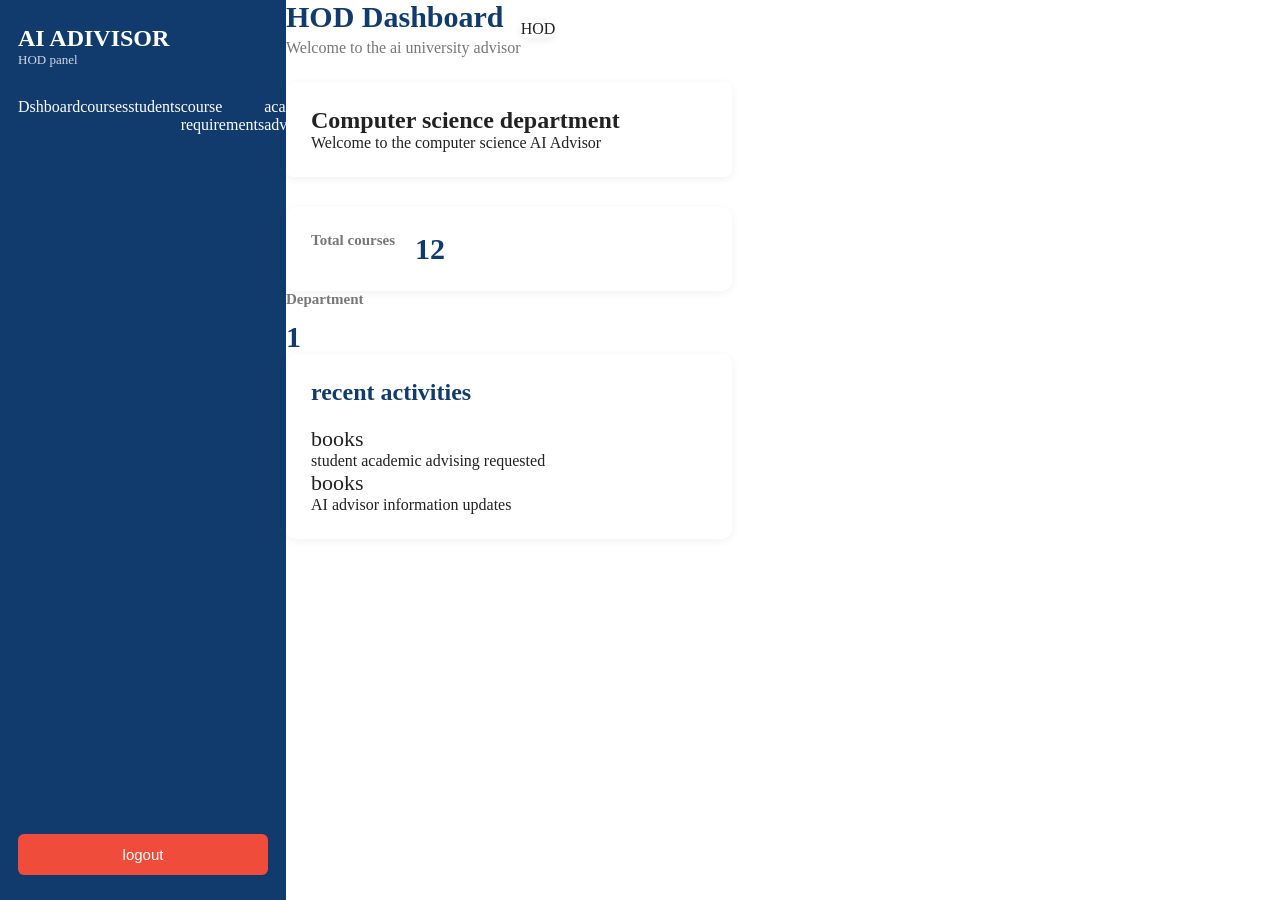
<file: index.html>
<!DOCTYPE html>
<html lang="en">
    <head>
        <meta charset="UTF-8">
        <meta name="viewport" content="width=device-width, intial-scale=1.0">
        <title> AI POWERED ADVISOR - HOD</title>
        <link rel="stylesheet" href="style.css">
        </head>
        <body>
            <div class="dashboard">
                <!-- Sidebar -->
                 <aside class="sidebar">
                    <h2>AI ADIVISOR</h2>
                    <p class="role">HOD panel</p>
                    <nav>
                        <a href="#" class="active">Dshboard</a>
                       <a href="#">courses</a>
                       <a href="#" >students</a>
                        <a href="#" >course requirements</a>
                      <a href="#">academic advisor</a>
                      <a href="#">reports</a> 
                       <a href="#">profile</a> 
                       </nav>
                       <button class="logout">logout</button>
                       </aside>
                       <!-- main content  -->
                        <main class="main content">

                            <header>
                                <div>
                                    <h1>HOD Dashboard</h1>
                                    <p>Welcome to the ai university advisor</p>
                                    </div>
                                    <div class="user">
                                        HOD
                                    </div>
                                </header>
                                <!-- Derpetment information -->
                                 <section class="welcome">
                                    <h2>Computer science department</h2>
                                    <p>Welcome to the computer science AI Advisor</p>

                                 </section>
                                 <!--statistics -->
                                 <section class="card">
                                    <div class="cards">
                                        <h3>Total courses</h3>
                                        <p>12</p>
                                        </div>
                                        <div class="card">
                                            <h3>Department</h3>
                                            <p>1</p>

                                        </div>
                                        </section>
                                        <!--recent activities -->
                                        <section class="activities">
                                            <h2>recent activities</h2>
                                            <div class="activity">
                                                <span> books</span>
                                                <p>student academic advising requested</p>

                                            </div>
                                            <div class="activity">
                                                <span>books</span>
                                                <p>AI advisor information updates</p>
                                            </div>
                                        </section>
                                        </main>

                                    </div>
        </body>
        </html>
</file>
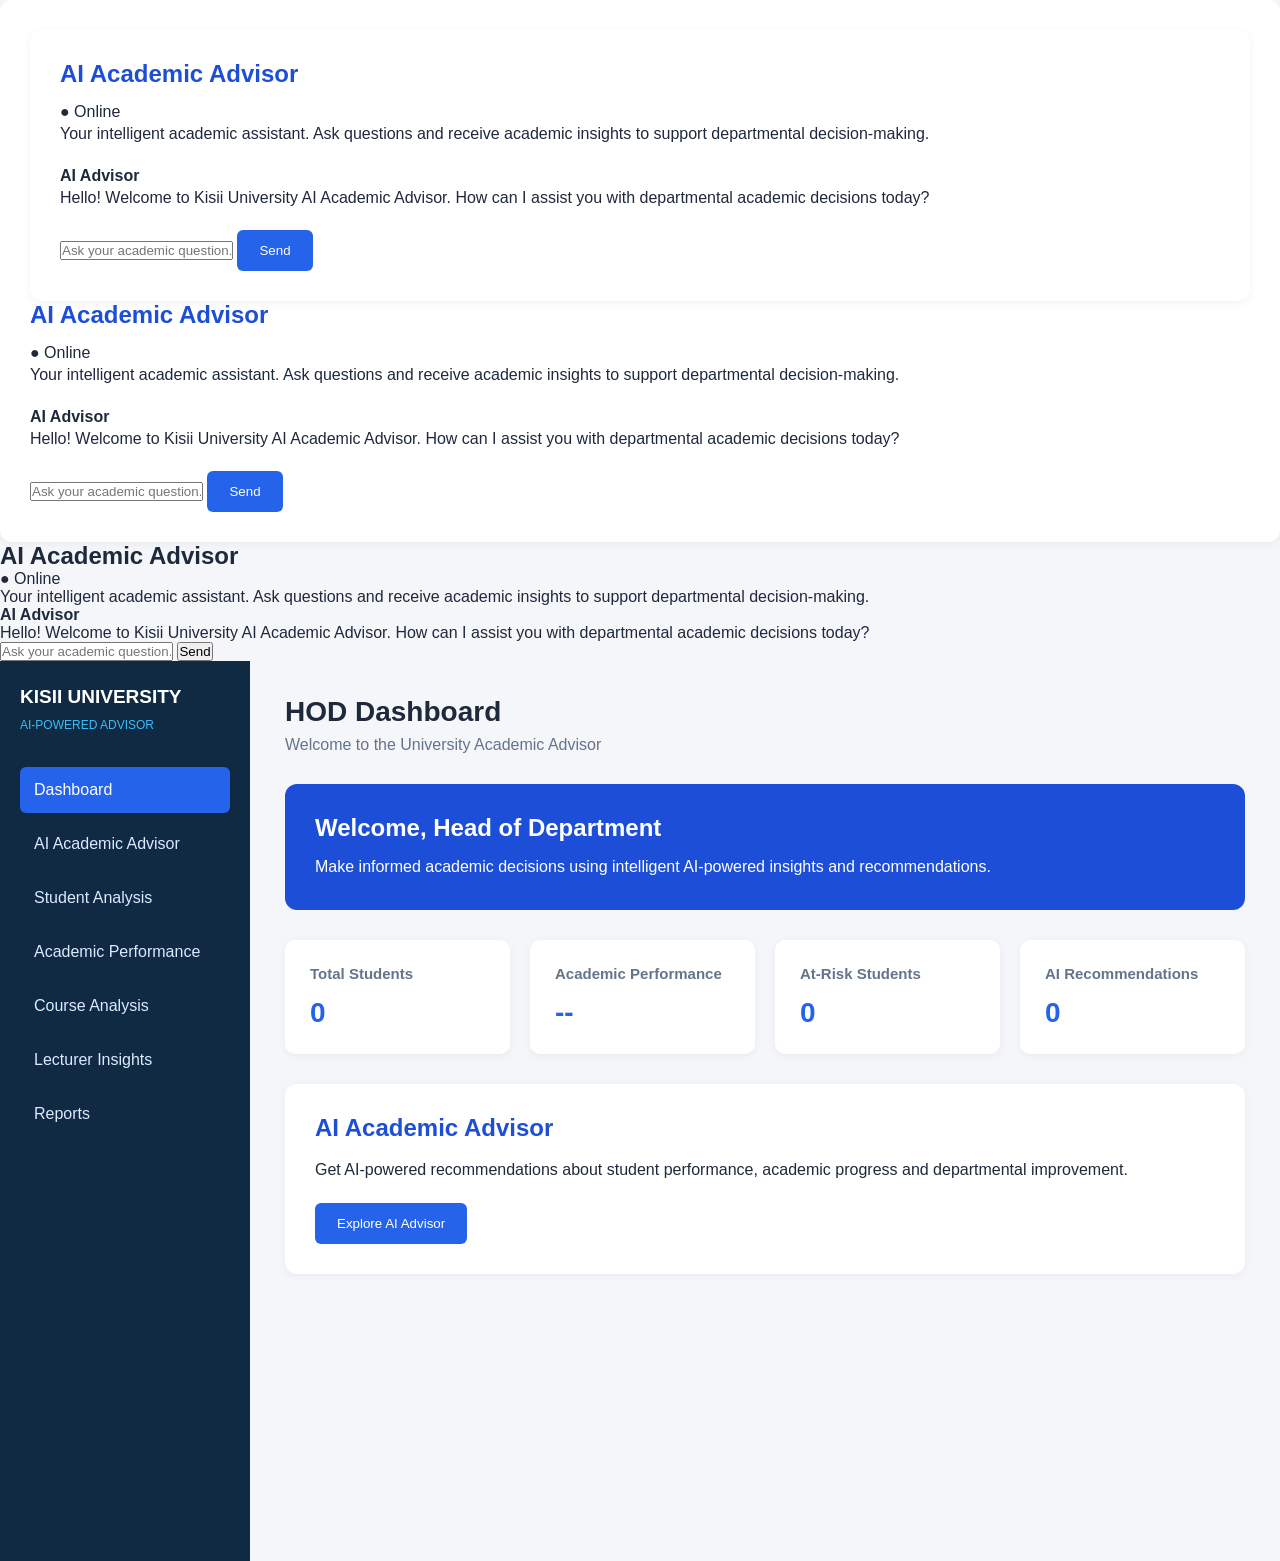
<file: indexx.html>
<!-- AI Academic Advisor -->

<!-- AI Academic Advisor -->
<section class="ai-advisor">

<!-- AI Academic Advisor -->
<section class="ai-advisor">

    <div class="advisor-header">
        <h2>AI Academic Advisor</h2>
        <span class="status">● Online</span>
    </div>

    <p>
        Your intelligent academic assistant.
        Ask questions and receive academic insights
        to support departmental decision-making.
    </p>

    <div class="chat-container">

        <div class="chat-message bot">
            <strong>AI Advisor</strong>
            <p>
                Hello! Welcome to Kisii University AI Academic Advisor.
                How can I assist you with departmental academic decisions today?
            </p>
        </div>

        <div id="chat-messages"></div>

        <div class="chat-input">
            <input
                type="text"
                id="user-question"
                placeholder="Ask your academic question..."
            >

            <button id="send-button">Send</button>
        </div>

    </div>

</section>

    <div class="advisor-header">
        <h2>AI Academic Advisor</h2>
        <span class="status">● Online</span>
    </div>

    <p>
        Your intelligent academic assistant.
        Ask questions and receive academic insights
        to support departmental decision-making.
    </p>

    <div class="chat-container">

        <div class="chat-message bot">
            <strong>AI Advisor</strong>
            <p>
                Hello! Welcome to Kisii University AI Academic Advisor.
                How can I assist you with departmental academic decisions today?
            </p>
        </div>

        <div id="chat-messages"></div>

        <div class="chat-input">
            <input
                type="text"
                id="user-question"
                placeholder="Ask your academic question..."
            >

            <button id="send-button">Send</button>
        </div>

    </div>

</section>


    <div class="advisor-header">
        <h2>AI Academic Advisor</h2>
        <span class="status">● Online</span>
    </div>

    <p>
        Your intelligent academic assistant.
        Ask questions and receive academic insights
        to support departmental decision-making.
    </p>

    <div class="chat-container">

        <div class="chat-message bot">
            <strong>AI Advisor</strong>
            <p>
                Hello! Welcome to Kisii University AI Academic Advisor.
                How can I assist you with departmental academic decisions today?
            </p>
        </div>

        <div id="chat-messages"></div>

        <div class="chat-input">
            <input
                type="text"
                id="user-question"
                placeholder="Ask your academic question..."
            >

            <button id="send-button">Send</button>
        </div>

    </div>

</section>

<!DOCTYPE html>
<html lang="en">

<head>
    <meta charset="UTF-8">
    <meta name="viewport" content="width=device-width, initial-scale=1.0">

    <title>Kisii University | HOD AI Advisor</title>

    <link rel="stylesheet" href="stylee.css">
</head>

<body>

    <!-- Main HOD Dashboard -->
    <div class="dashboard">

        <!-- Sidebar Navigation -->
        <aside class="sidebar">

            <h2>KISII UNIVERSITY</h2>
            <p>AI-POWERED ADVISOR</p>

            <nav>
                <a href="#" class="active">Dashboard</a>
                <a href="#">AI Academic Advisor</a>
                <a href="#">Student Analysis</a>
                <a href="#">Academic Performance</a>
                <a href="#">Course Analysis</a>
                <a href="#">Lecturer Insights</a>
                <a href="#">Reports</a>
            </nav>

        </aside>

        <!-- Main Dashboard Content -->
        <main class="main-content">

            <header>
                <h1>HOD Dashboard</h1>
                <p>Welcome to the University Academic Advisor</p>
            </header>

            <!-- Welcome Section -->
            <section class="welcome">
                <h2>Welcome, Head of Department</h2>

                <p>
                    Make informed academic decisions using
                    intelligent AI-powered insights and recommendations.
                </p>
            </section>

            <!-- Dashboard Statistics -->
            <section class="statistics">

                <div class="stat-card">
                    <h3>Total Students</h3>
                    <p>0</p>
                </div>

                <div class="stat-card">
                    <h3>Academic Performance</h3>
                    <p>--</p>
                </div>

                <div class="stat-card">
                    <h3>At-Risk Students</h3>
                    <p>0</p>
                </div>

                <div class="stat-card">
                    <h3>AI Recommendations</h3>
                    <p>0</p>
                </div>

            </section>

            <!-- AI Advisor Section -->
            <section class="ai-advisor">

                <h2>AI Academic Advisor</h2>

                <p>
                    Get AI-powered recommendations about student
                    performance, academic progress and departmental
                    improvement.
                </p>

                <button>Explore AI Advisor</button>

            </section>

        </main>

    </div>

    <script src="scriptt.js"></script>

</body>
</html>
</file>
<file: style.css>
*{
    margin:0;
    padding:0;
    box-sizing:borber-box;

}
body {
    font family: Arial, sans-serif;
    background-color; #f4f6f9;
    color: #222;
}
/* main dashbord */
.dashboard {
    display:flex;
    min-height:100vh;
}
/* sidebar */
.sidebar {
    width:250px;
    background:#123b6d;
    color:white;
    padding: 25px 18px;
    display:flex;
    flex-direction: column;
}
sidebar h2 {
    font-size:25px;
    margin-bottom:5px;
}
 .role {
    font-size:13px;
    margin-bottom: 30px;
    opacity: 0.8;
}
.sidebar nav  {
    display: flex;
    flex direction: column;
    gaps: 8px;
}
.sidebar nav a {
    text-decoration: none;
    color: white;
    padding: 13px
    border-radius: 6px;
    transition: 0.3s;
}
.sidebar nav a:hover,
.sidebar nav a .active {
    background: #1f5b9e;
}
.logout {
    margin-top: auto;
    padding: 12px;
    border: none;
    border-radius: 6px;
    color: white;
    background: #ef4c3c;
    color: white;
    font-size: 15px;
}
/*main  content */
.main- content {
    flex: 1;
    padding: 30px;
}
/* header */
header {
    display: flex;
    justify-content: space between;
    align-items: center;
    margin-bottom: 25px;
}
header h1 {
    font-size: 30px;
    color: #123b6d;
}
header p {
    margin-top: 5px;
    color: #777;
}
.user {
    background: white;
    paddding: 12px 18px;
    border-radius: 8px;
    box-shadow:0 2px 8px rgba(0,0,0,0.08);
}
/* welcome section */
.welcome {
    background: white;
    padding: 25px;
    border-radius: 8px;
    box-shadow: 0 2px 8px rgba(0,0,0,0.06);
}
welcome h2 {
    color: #123b2d;
    margin-bottom: 8px;
}
/* cards */
.cards {
    display: grid;
    grid-template-columns: repeat(4,1fr);
    gap: 20px;
    margin-top: 30px;
}
.cards {
    background: white;
    padding:25px;
    border-radius: 10px;
    box-shadow: 0 2px 8px rgba(0,0,0,0.06)
}
.card h3 {
    color: #777;
    font-size: 15px;
    margin-bottom: 12px;
}
.card p {
    font-size: 30px;
    font-weight: bold;
    color:#123b6d;
}
/* Activities */
.activities {
    background: white;
    padding: 25px;
    border-radius: 10px;
    box-shadow: 0 2px 8px rgba(0,0,0,0.06);
}
.activities h2 {
    margin-bottom: 20px;
    color: #123b6d;
}
.activity span {
    font-size: 22px;
}
/* mobile */
@media (max-width: 900px) {
    .sidebar {
        width: 200px;
    }
    .cards {
        grid-template-columns: repeat(2, 1fr);
    }
}
@media (max-width: 600px) {
    .dashboard {
        flex-direction: column;
    }
    .sidebar {
        width: 100%;
    }
    .main-content {
        padding: 15px;
    }
    .cards {
        grid-template-column: 1fr;
    }
    header {
        flex-direction: column;
        align-items: flex-start;
        gap: 15px;
    }
}
    )



}]





}
</file>
<file: stylee.css>
/* General page styling */
* {
    margin: 0;
    padding: 0;
    box-sizing: border-box;
}

body {
    font-family: Arial, sans-serif;
    background-color: #f4f6fa;
    color: #1e293b;
}

/* Dashboard layout */
.dashboard {
    display: flex;
    min-height: 100vh;
}

/* Sidebar */
.sidebar {
    width: 250px;
    background-color: #102a43;
    color: white;
    padding: 25px 20px;
}

.sidebar h2 {
    font-size: 19px;
    margin-bottom: 10px;
}

.sidebar p {
    color: #38bdf8;
    font-size: 12px;
    margin-bottom: 35px;
}

.sidebar nav a {
    display: block;
    color: #dbeafe;
    text-decoration: none;
    padding: 14px;
    margin-bottom: 8px;
    border-radius: 6px;
}

.sidebar nav a:hover,
.sidebar nav a.active {
    background-color: #2563eb;
    color: white;
}

/* Main content */
.main-content {
    flex: 1;
    padding: 35px;
}

header {
    margin-bottom: 30px;
}

header h1 {
    font-size: 28px;
    margin-bottom: 8px;
}

header p {
    color: #64748b;
}

/* Welcome section */
.welcome {
    background-color: #1d4ed8;
    color: white;
    padding: 30px;
    border-radius: 12px;
    margin-bottom: 30px;
}

.welcome h2 {
    margin-bottom: 12px;
}

.welcome p {
    line-height: 1.6;
}

/* Statistics */
.statistics {
    display: grid;
    grid-template-columns: repeat(4, 1fr);
    gap: 20px;
    margin-bottom: 30px;
}

.stat-card {
    background-color: white;
    padding: 25px;
    border-radius: 10px;
    box-shadow: 0 2px 8px rgba(0,0,0,0.05);
}

.stat-card h3 {
    font-size: 15px;
    color: #64748b;
    margin-bottom: 15px;
}

.stat-card p {
    font-size: 28px;
    font-weight: bold;
    color: #2563eb;
}

/* AI Advisor */
.ai-advisor {
    background-color: white;
    padding: 30px;
    border-radius: 12px;
    box-shadow: 0 2px 8px rgba(0,0,0,0.05);
}

.ai-advisor h2 {
    margin-bottom: 15px;
    color: #1d4ed8;
}

.ai-advisor p {
    line-height: 1.6;
    margin-bottom: 20px;
}

.ai-advisor button {
    background-color: #2563eb;
    color: white;
    border: none;
    padding: 13px 22px;
    border-radius: 6px;
    cursor: pointer;
}

/* Responsive layout */
@media (max-width: 900px) {
    .statistics {
        grid-template-columns: repeat(2, 1fr);
    }
}

@media (max-width: 600px) {
    .dashboard {
        flex-direction: column;
    }

    .sidebar {
        width: 100%;
    }

    .statistics {
        grid-template-columns: 1fr;
    }

    .main-content {
        padding: 20px;
    }
}
</file>
